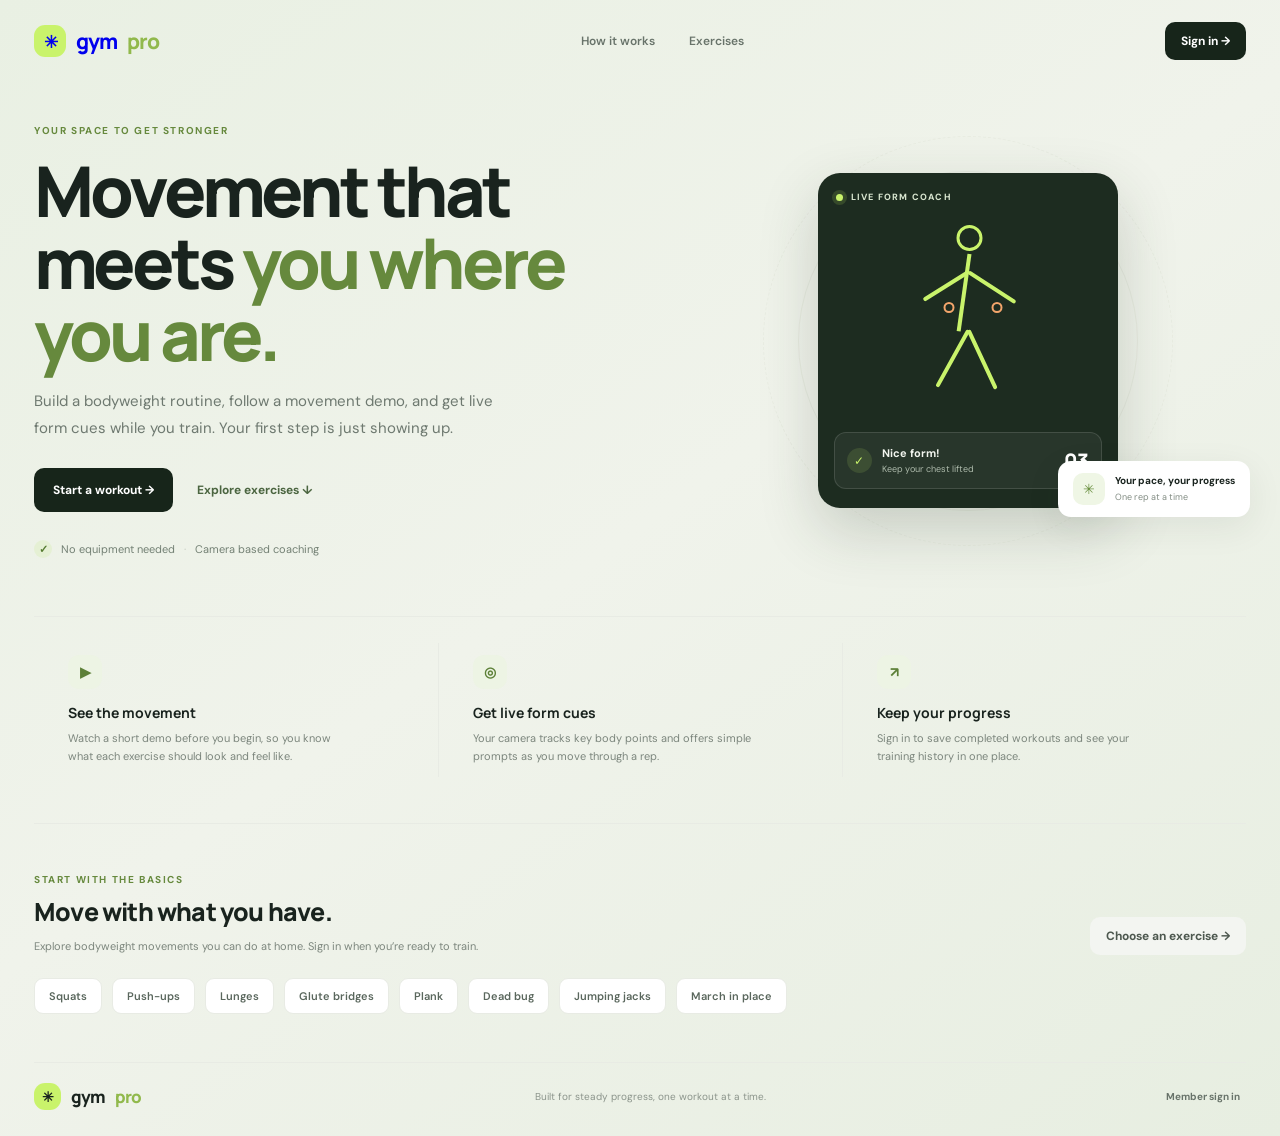
<file: index.html>
<!doctype html>
<html lang="en">
<head>
  <meta charset="UTF-8" />
  <meta name="viewport" content="width=device-width, initial-scale=1.0" />
  <meta name="theme-color" content="#f5f6f2" />
  <title>GymPro — Train with purpose</title>
  <link rel="preconnect" href="https://fonts.googleapis.com">
  <link rel="preconnect" href="https://fonts.gstatic.com" crossorigin>
  <link href="https://fonts.googleapis.com/css2?family=DM+Sans:wght@400;500;600;700&family=Manrope:wght@400;500;600;700;800&display=swap" rel="stylesheet">
  <link rel="stylesheet" href="./assets/css/styles.css" />
  <link rel="stylesheet" href="./assets/css/home.css" />
</head>
<body>
  <div id="app"></div>
  <div id="toast" role="status" aria-live="polite"></div>
  <script src="./assets/js/app.js"></script>
</body>
</html>
</file>
<file: assets/css/styles.css>
@import url('https://fonts.googleapis.com/css2?family=DM+Sans:wght@400;500;600;700&family=Manrope:wght@400;500;600;700;800&display=swap');
:root{--ink:#19231e;--muted:#78817b;--line:#e8ebe6;--paper:#fff;--canvas:#f5f6f2;--green:#c9f36b;--green-dark:#17251a;--mint:#e8f6d4;--orange:#f3a56b;--blue:#93c5fd;--shadow:0 10px 32px rgba(34,48,37,.05)}*{box-sizing:border-box}body{margin:0;background:var(--canvas);color:var(--ink);font-family:'DM Sans',sans-serif;font-size:14px}button,input,select,textarea{font:inherit}button{cursor:pointer}.app-shell{min-height:100vh;display:grid;grid-template-columns:248px minmax(0,1fr)}.sidebar{background:#fff;border-right:1px solid var(--line);padding:28px 18px;display:flex;flex-direction:column;position:sticky;top:0;height:100vh}.brand{display:flex;align-items:center;gap:10px;padding:0 11px 36px;font:800 21px Manrope,sans-serif;letter-spacing:-1px}.brand-mark{width:32px;height:32px;background:var(--green);border-radius:11px;display:grid;place-items:center;font-size:17px}.brand span:last-child{color:#91b94c}.side-label{padding:0 12px;margin:9px 0 10px;color:#a3aaa4;font-size:10px;font-weight:700;letter-spacing:1.3px;text-transform:uppercase}.nav{display:grid;gap:5px}.nav button{border:0;background:transparent;color:#707a73;text-align:left;padding:11px 12px;border-radius:10px;display:flex;align-items:center;gap:12px;font-weight:600;transition:.18s}.nav button:hover{background:#f5f7f2;color:var(--ink)}.nav button.active{background:#eef7df;color:#24351b}.nav-icon{width:19px;text-align:center;font-size:16px}.sidebar-bottom{margin-top:auto}.coach-card{background:#f5f8ef;border-radius:14px;padding:15px;margin:0 3px 16px}.coach-card strong{display:block;font:700 13px Manrope}.coach-card p{font-size:11px;line-height:1.55;color:var(--muted);margin:6px 0 12px}.main{min-width:0}.topbar{height:78px;display:flex;align-items:center;justify-content:space-between;padding:0 42px;border-bottom:1px solid var(--line);background:rgba(255,255,255,.72)}.crumb{color:var(--muted);font-size:12px}.topbar-right{display:flex;align-items:center;gap:18px}.icon-button{border:1px solid var(--line);background:#fff;width:38px;height:38px;border-radius:11px;color:#657066}.avatar{width:37px;height:37px;border-radius:50%;background:#dceac8;display:grid;place-items:center;font-weight:700;color:#496036}.user-mini{display:flex;align-items:center;gap:10px}.user-mini strong{display:block;font-size:12px}.user-mini span{display:block;color:var(--muted);font-size:10px;margin-top:2px}.content{max-width:1440px;margin:auto;padding:34px 42px 56px}.page-head{display:flex;align-items:flex-end;justify-content:space-between;margin-bottom:27px;gap:18px}.eyebrow{color:#8b9a82;font-size:10px;font-weight:700;text-transform:uppercase;letter-spacing:1.6px}.page-head h1{font:700 27px Manrope,sans-serif;letter-spacing:-1px;margin:7px 0 5px}.page-head p{margin:0;color:var(--muted);font-size:13px}.btn{border:0;border-radius:10px;padding:11px 16px;background:var(--green);color:#1d2a17;font-size:12px;font-weight:700;transition:.18s}.btn:hover{filter:brightness(.96);transform:translateY(-1px)}.btn-dark{background:var(--green-dark);color:#fff}.btn-light{background:#f3f5f1;color:#4d584f}.btn-small{padding:8px 11px;font-size:11px}.grid{display:grid;gap:17px}.stats-grid{grid-template-columns:repeat(4,minmax(0,1fr));margin-bottom:17px}.card{background:var(--paper);border:1px solid var(--line);border-radius:16px;padding:20px;box-shadow:var(--shadow)}.stat-card{min-height:128px}.stat-top{display:flex;justify-content:space-between;align-items:center;color:var(--muted);font-size:11px;font-weight:600}.stat-icon{width:32px;height:32px;display:grid;place-items:center;background:#f4f7ef;border-radius:10px;font-size:15px}.stat-value{font:700 27px Manrope;margin:13px 0 3px;letter-spacing:-1px}.stat-foot{font-size:10px;color:#8b948d}.positive{color:#6a9d3b;font-weight:700}.dash-grid{grid-template-columns:minmax(0,1.6fr) minmax(270px,.9fr)}.card-head{display:flex;justify-content:space-between;align-items:center;margin-bottom:18px}.card-head h2{font:700 14px Manrope;margin:0}.card-head p{font-size:11px;color:var(--muted);margin:5px 0 0}.chart-wrap{height:190px;position:relative}.chart{width:100%;height:100%;overflow:visible}.chart-grid{stroke:#edf0eb;stroke-width:1}.chart-line{fill:none;stroke:#8ebe4d;stroke-width:3;stroke-linecap:round;stroke-linejoin:round}.chart-fill{fill:url(#area)}.chart-label{fill:#a4aaa4;font:10px 'DM Sans'}.goal-card{background:#1d2b20;color:white;border:0;position:relative;overflow:hidden}.goal-card:after{content:'';position:absolute;width:190px;height:190px;border:1px solid rgba(201,243,107,.17);border-radius:50%;right:-74px;top:-68px;box-shadow:0 0 0 24px rgba(201,243,107,.04),0 0 0 50px rgba(201,243,107,.025)}.goal-card .eyebrow{color:#b5d487}.goal-card h2{font:700 17px Manrope;margin:12px 0 7px}.goal-card p{color:#bdc7bd;font-size:11px;line-height:1.6;margin:0 0 22px;max-width:220px}.progress-label{display:flex;justify-content:space-between;font-size:10px;color:#d5ded5;margin-bottom:8px}.progress{height:6px;border-radius:99px;background:#455044;overflow:hidden}.progress i{height:100%;width:68%;background:var(--green);display:block;border-radius:99px}.activity-list{display:grid}.activity-row{display:flex;align-items:center;gap:11px;padding:11px 0;border-bottom:1px solid #f0f1ee}.activity-row:last-child{border:0}.activity-dot{width:34px;height:34px;border-radius:11px;background:#f2f7e9;display:grid;place-items:center}.activity-main{flex:1}.activity-main strong{font-size:11px;display:block}.activity-main span{font-size:10px;color:var(--muted);display:block;margin-top:3px}.activity-value{font-size:11px;font-weight:700}.section-grid{grid-template-columns:repeat(2,minmax(0,1fr))}.table-wrap{overflow:auto}table{width:100%;border-collapse:collapse;min-width:560px}th{text-align:left;padding:10px 12px;color:#9aa19c;font-size:10px;font-weight:700;text-transform:uppercase;letter-spacing:.7px;border-bottom:1px solid var(--line)}td{padding:14px 12px;border-bottom:1px solid #f0f2ee;font-size:12px;color:#566158}td strong{color:var(--ink)}.badge{display:inline-flex;padding:5px 8px;background:#eef7e3;color:#658c3c;border-radius:99px;font-size:10px;font-weight:700}.badge.pending{background:#fff3e7;color:#bd7e3d}.badge.resolved{background:#edf2f6;color:#708497}.form-grid{display:grid;grid-template-columns:repeat(2,minmax(0,1fr));gap:14px}.field{display:grid;gap:7px}.field.full{grid-column:1/-1}.field label{font-size:11px;font-weight:700;color:#667168}.field input,.field select,.field textarea{width:100%;border:1px solid var(--line);background:#fff;border-radius:9px;padding:11px 12px;color:var(--ink);outline:none}.field textarea{min-height:110px;resize:vertical}.field input:focus,.field select:focus,.field textarea:focus{border-color:#a6cb70;box-shadow:0 0 0 3px #eef7df}.form-actions{display:flex;gap:9px;margin-top:18px}.split{display:grid;grid-template-columns:minmax(0,1fr) minmax(280px,.8fr);gap:17px}.bmi-result{text-align:center;padding:26px 12px}.bmi-number{font:800 50px Manrope;letter-spacing:-3px}.bmi-scale{height:9px;margin:19px 0 8px;border-radius:99px;background:linear-gradient(90deg,#9ecb64 0 36%,#c6e87c 36% 54%,#f4c468 54% 72%,#ea9475 72%);position:relative}.bmi-pointer{position:absolute;left:48%;top:-4px;width:17px;height:17px;background:#fff;border:4px solid #263528;border-radius:50%;box-shadow:0 1px 6px #aaa}.scale-labels{display:flex;justify-content:space-between;color:#9aa19c;font-size:9px}.empty{text-align:center;padding:40px 16px;color:var(--muted)}.empty b{display:block;color:var(--ink);font:700 13px Manrope;margin-bottom:6px}.profile-head{display:flex;align-items:center;gap:15px;margin-bottom:24px}.profile-avatar{width:62px;height:62px;border-radius:20px;background:#dceac8;display:grid;place-items:center;font:700 22px Manrope;color:#496036}.profile-head h2{font:700 17px Manrope;margin:0 0 4px}.profile-head p{color:var(--muted);font-size:11px;margin:0}.mobile-menu{display:none}.login-screen{min-height:100vh;display:grid;grid-template-columns:1.05fr .95fr;background:#fff}.login-art{background:#18261b;color:#fff;padding:54px 9%;display:flex;flex-direction:column;justify-content:space-between;position:relative;overflow:hidden}.login-art:before,.login-art:after{content:'';position:absolute;border-radius:50%;border:1px solid rgba(201,243,107,.15);width:480px;height:480px;right:-90px;top:20%;box-shadow:0 0 0 35px rgba(201,243,107,.025),0 0 0 75px rgba(201,243,107,.02)}.login-art:after{width:300px;height:300px;right:0;top:30%}.login-art h1{font:800 clamp(32px,5vw,60px) Manrope;letter-spacing:-3px;line-height:1.06;max-width:510px;position:relative;z-index:1}.login-art h1 span{color:var(--green)}.login-art p{color:#c1cbc1;line-height:1.7;max-width:390px;position:relative;z-index:1}.login-panel{display:grid;place-items:center;padding:40px}.login-box{width:min(100%,390px)}.login-box h2{font:700 25px Manrope;margin:0 0 8px}.login-box>p{color:var(--muted);font-size:12px;margin:0 0 26px}.auth-tabs{display:flex;background:#f4f6f2;padding:4px;border-radius:10px;margin-bottom:21px}.auth-tabs button{border:0;background:transparent;flex:1;padding:9px;border-radius:7px;color:#748076;font-size:11px;font-weight:700}.auth-tabs button.active{background:#fff;color:var(--ink);box-shadow:0 1px 5px #e5e8e2}.toast{position:fixed;bottom:22px;left:50%;transform:translate(-50%,18px);opacity:0;background:#1b2a1e;color:white;padding:12px 17px;border-radius:10px;font-size:12px;box-shadow:var(--shadow);transition:.22s;z-index:5;pointer-events:none}.toast.show{opacity:1;transform:translate(-50%,0)}.toast.error{background:#8f382c}.api-note{font-size:10px;color:#9aa19c;margin-top:13px}.mobile-nav{display:none}
@media(max-width:1050px){.app-shell{grid-template-columns:220px minmax(0,1fr)}.content{padding:28px 26px}.topbar{padding:0 26px}.stats-grid{grid-template-columns:repeat(2,minmax(0,1fr))}}
@media(max-width:760px){.app-shell{display:block}.sidebar{display:none}.topbar{height:64px;padding:0 17px}.mobile-menu{display:block}.topbar-right{gap:10px}.user-mini div:last-child{display:none}.content{padding:24px 16px 90px}.page-head{align-items:flex-start;flex-direction:column}.page-head h1{font-size:24px}.stats-grid{gap:10px}.card{padding:16px;border-radius:14px}.stat-card{min-height:113px}.stat-value{font-size:23px}.dash-grid,.section-grid,.split{grid-template-columns:1fr}.chart-wrap{height:165px}.mobile-nav{display:flex;position:fixed;z-index:4;bottom:0;left:0;right:0;background:#fff;border-top:1px solid var(--line);justify-content:space-around;padding:8px 4px calc(8px + env(safe-area-inset-bottom))}.mobile-nav button{border:0;background:transparent;color:#7b857d;display:grid;justify-items:center;gap:4px;font-size:9px}.mobile-nav button.active{color:#638b36}.mobile-nav span:first-child{font-size:17px}.login-screen{grid-template-columns:1fr}.login-art{display:none}.login-panel{min-height:100vh;padding:28px}.form-grid{grid-template-columns:1fr}.field.full{grid-column:auto}}
.admin-shell .sidebar{background:#17251a;border-right-color:#2a382c;color:#fff}.admin-shell .brand{color:#fff}.admin-shell .side-label,.admin-tag{color:#94a294}.admin-tag{font-size:10px;font-weight:700;letter-spacing:1.4px;padding:0 12px;margin:4px 0 13px}.admin-shell .nav button{color:#bdc8bd}.admin-shell .nav button:hover{background:#253529;color:#fff}.admin-shell .nav button.active{background:#c9f36b;color:#1d2a17}.admin-shell .coach-card{background:#243328}.admin-shell .coach-card strong{color:#fff}.admin-shell .coach-card p{color:#bdc8bd}.admin-role{background:#eff6e5;color:#678b3e;padding:7px 10px;border-radius:99px;font-size:10px;font-weight:700}.admin-shell .mobile-nav button.active{color:#628c35}
.app-shell:not(.admin-shell) .sidebar>.side-label:nth-of-type(3),.app-shell:not(.admin-shell) .sidebar>nav.nav:nth-of-type(2){display:none}
.admin-access-link{position:fixed;right:26px;bottom:20px;color:#637e48;text-decoration:none;font-size:11px;font-weight:700;padding:10px 13px;border:1px solid #e3eadb;background:#fff;border-radius:10px;box-shadow:var(--shadow)}.admin-access-link:hover{background:#f1f7e8}.admin-login .login-art{background:#17251a}.admin-login-label{font-size:10px;font-weight:800;letter-spacing:1.5px;color:#688d3f;margin-bottom:10px}.back-link{display:inline-block;color:#638b36;text-decoration:none;font-size:11px;font-weight:700;margin-top:22px}
.workout-picker{display:flex;align-items:center;justify-content:space-between;gap:24px;margin-bottom:16px;padding:21px 24px}.picker-copy h2,.tutorial-header h2{font:700 18px Manrope;letter-spacing:-.4px;margin:7px 0}.picker-copy p,.tutorial-header p{color:var(--muted);font-size:12px;margin:0;line-height:1.6}.workout-picker .field{width:min(100%,340px)}.workout-picker select{background:#fdfefb}.tutorial-card{padding:26px 28px}.tutorial-header{display:flex;align-items:flex-start;justify-content:space-between;gap:16px}.tutorial-tag{display:inline-block;color:#78984f;font-size:9px;font-weight:800;letter-spacing:1.25px}.tutorial-symbol{width:54px;height:54px;background:#f1f7e6;color:#668b3b;border-radius:17px;display:grid;place-items:center;font-size:26px}.tutorial-meta{display:flex;gap:34px;background:#f8f9f6;border-radius:11px;padding:13px 15px;margin:20px 0}.tutorial-meta span{font-size:11px;color:#58635a}.tutorial-meta b{display:block;color:#909a91;font-size:9px;text-transform:uppercase;letter-spacing:.7px;margin-bottom:5px}.tutorial-section-title{font:700 13px Manrope;margin:22px 0 12px}.tutorial-steps{list-style:none;margin:0;padding:0;display:grid;gap:10px;max-width:800px}.tutorial-steps li{display:flex;align-items:flex-start;gap:11px}.tutorial-steps li>span{flex:0 0 24px;width:24px;height:24px;border-radius:50%;background:#edf5e2;color:#63863d;display:grid;place-items:center;font-size:10px;font-weight:800}.tutorial-steps p{font-size:12px;line-height:1.6;color:#59645b;margin:2px 0 0}.form-cue{background:#fbf8ed;border-left:3px solid #d6bd72;padding:11px 14px;margin-top:18px;border-radius:0 9px 9px 0}.form-cue b{font-size:10px;color:#806e3f}.form-cue p{font-size:11px;line-height:1.55;color:#696453;margin:5px 0 0}.workout-empty{text-align:center;padding:26px 12px 22px}.workout-illustration{width:48px;height:48px;margin:0 auto 12px;border-radius:15px;background:#eff6e5;display:grid;place-items:center;font-size:23px;color:#71944a}.workout-empty h2{font:700 15px Manrope;margin:0 0 7px}.workout-empty p,.workout-total p{font-size:11px;line-height:1.6;color:var(--muted);max-width:410px;margin:0 auto}.workout-lower{margin-top:16px}.workout-total .progress-label{margin-top:21px;color:var(--muted)}
.workout-demo{border-top:1px solid var(--line);margin-top:26px;padding-top:22px}.demo-copy h3{font:700 16px Manrope;margin:7px 0}.demo-copy p,.coach-intro p{font-size:11px;color:var(--muted);margin:0;line-height:1.6}.demo-frame{position:relative;aspect-ratio:16/9;max-width:760px;margin-top:14px;overflow:hidden;border-radius:13px;background:#17251a}.demo-frame iframe{position:absolute;inset:0;width:100%;height:100%;border:0}.demo-search{display:inline-block;margin-top:14px;color:#58783a;font-size:12px;font-weight:700}.coach-intro{display:flex;justify-content:space-between;align-items:center;gap:18px;margin-top:21px;padding:16px;background:#f7f9f4;border-radius:12px}.coach-intro .btn{flex:none}.coach-panel{margin-top:14px;max-width:760px}.coach-video-wrap{position:relative;aspect-ratio:16/9;background:#111;border-radius:13px;overflow:hidden}.coach-video,.coach-canvas{position:absolute;inset:0;width:100%;height:100%;object-fit:cover;transform:scaleX(-1)}.coach-feedback{font-size:12px;font-weight:700;padding:13px 0;color:#47652e}.coach-note{font-size:10px;line-height:1.5;color:var(--muted)}
.login-screen{min-height:100vh;display:grid;grid-template-columns:1fr;place-items:center;padding:28px 18px;background:#eaf0e2}.login-art{display:none}.login-panel{width:100%;min-height:0;padding:0;background:transparent}.login-box{width:min(100%,430px);background:#fff;border:1px solid rgba(53,72,43,.08);border-radius:20px;padding:34px 36px;box-shadow:0 22px 70px rgba(37,55,31,.1)}.admin-login .login-art{display:none}.admin-login{background:#e7ece5}.admin-login .login-box{border-top:4px solid #243a28}
@media(max-width:760px){.workout-picker{align-items:stretch;flex-direction:column;gap:15px;padding:18px}.workout-picker .field{width:100%}.tutorial-card{padding:19px}.tutorial-meta{gap:18px;flex-wrap:wrap}.tutorial-card .form-actions{flex-wrap:wrap}.tutorial-card .form-actions .btn{flex:1}.workout-total p{margin-left:0}}
@media(max-width:760px){.login-screen{padding:18px 14px}.login-box{padding:28px 22px;border-radius:17px}.admin-access-link{right:50%;transform:translateX(50%);bottom:12px;white-space:nowrap}}
.coach-feedback.coach-alert{color:#a33d31;background:#fff1ee;border-left:3px solid #cf6658;padding:12px 14px;border-radius:0 9px 9px 0}
.coach-live-count{display:flex;align-items:baseline;gap:8px;padding:10px 0 2px}.coach-live-count strong{font:800 34px Manrope;letter-spacing:-1px;color:#263b23}.coach-live-count span{font-size:11px;font-weight:700;color:var(--muted);text-transform:uppercase;letter-spacing:1px}
.coach-workout-progress{margin-top:14px;padding:16px;background:#f7f9f4;border:1px solid var(--line);border-radius:13px}.coach-plan{display:flex;justify-content:space-between;gap:12px;align-items:center}.coach-plan span,.coach-progress-stats span{font-size:10px;color:var(--muted)}.coach-plan strong{font:700 12px Manrope}.coach-progress-stats{display:grid;grid-template-columns:repeat(3,minmax(0,1fr));gap:10px;margin-top:15px}.coach-progress-stats>div{padding:11px;background:#fff;border-radius:10px}.coach-progress-stats b{display:block;font:800 19px Manrope;margin-bottom:4px}.coach-progress-stats span{display:block}.coach-workout-progress>[data-action="coach-next-set"]{margin-top:8px}
</file>
<file: assets/css/home.css>
.public-home{min-height:100vh;background:#f8f9f5;color:#19231e;overflow:hidden}.public-nav{max-width:1280px;height:82px;padding:0 34px;margin:auto;display:flex;align-items:center;justify-content:space-between}.public-nav .brand,.public-footer .brand{padding:0;text-decoration:none}.public-nav nav{display:flex;gap:34px}.public-nav nav a,.public-footer button{color:#68736a;text-decoration:none;font-size:12px;font-weight:600}.public-nav nav a:hover,.public-footer button:hover{color:#24351b}.public-hero{max-width:1280px;min-height:510px;margin:auto;padding:42px 34px 58px;display:grid;grid-template-columns:1.06fr .94fr;align-items:center;gap:28px}.hero-copy{max-width:590px}.hero-copy .eyebrow,.public-section-heading .eyebrow{color:#66893d}.hero-copy h1{font:800 clamp(42px,5.5vw,70px)/1.03 Manrope,sans-serif;letter-spacing:-4px;margin:17px 0 18px}.hero-copy h1 span{color:#66893d}.hero-copy>p{max-width:490px;font-size:15px;line-height:1.75;color:#6e7970;margin:0}.hero-actions{display:flex;align-items:center;gap:24px;margin-top:27px}.hero-actions .btn{padding:14px 19px}.text-link{color:#4b6540;font-size:12px;font-weight:700;text-decoration:none}.hero-proof{display:flex;align-items:center;gap:9px;color:#738074;font-size:11px;margin-top:28px}.proof-dot{width:18px;height:18px;border-radius:50%;display:grid;place-items:center;background:#e5f0d4;color:#557b31;font-size:11px;font-weight:800}.proof-separator{color:#c1c9bd}.hero-visual{height:400px;position:relative;display:grid;place-items:center}.visual-orbit{position:absolute;border:1px solid #e6eadf;border-radius:50%;width:340px;height:340px}.orbit-two{width:410px;height:410px;border-style:dashed;opacity:.7}.visual-card{position:relative;width:min(300px,75%);height:335px;background:#1d2c20;border-radius:22px;box-shadow:0 22px 60px #27382733;overflow:hidden}.visual-top{position:absolute;top:18px;left:18px;right:18px;display:flex;align-items:center;gap:8px;color:#d8e5cf;font-size:9px;font-weight:800;letter-spacing:1.2px}.live-dot{width:7px;height:7px;background:#c9f36b;border-radius:50%;box-shadow:0 0 0 4px #c9f36b25}.pose-figure{position:absolute;width:145px;height:205px;left:50%;top:47px;transform:translateX(-50%)}.pose-head{position:absolute;left:61px;top:5px;width:26px;height:26px;border:3px solid #c9f36b;border-radius:50%}.pose-body{position:absolute;top:34px;left:72px;height:78px;border-left:4px solid #c9f36b;transform:rotate(8deg);transform-origin:top}.pose-arm,.pose-leg{position:absolute;height:4px;background:#c9f36b;border-radius:4px;transform-origin:left}.pose-arm-left{left:73px;top:50px;width:53px;transform:rotate(148deg)}.pose-arm-right{left:73px;top:50px;width:56px;transform:rotate(33deg)}.pose-leg-left{left:73px;top:108px;width:65px;transform:rotate(119deg)}.pose-leg-right{left:73px;top:108px;width:65px;transform:rotate(65deg)}.pose-joint{position:absolute;width:11px;height:11px;border:2px solid #f3a56b;border-radius:50%;background:#1d2c20}.joint-one{left:48px;top:82px}.joint-two{left:96px;top:82px}.visual-feedback{position:absolute;bottom:19px;left:16px;right:16px;padding:13px 12px;border:1px solid #ffffff20;border-radius:12px;background:#ffffff0d;display:flex;align-items:center;gap:10px;color:#c9f36b}.visual-feedback>span{width:25px;height:25px;border-radius:50%;display:grid;place-items:center;background:#c9f36b20;font-size:12px}.visual-feedback div{display:grid;gap:3px}.visual-feedback strong{font-size:11px;color:#f2f5ef}.visual-feedback small{font-size:9px;color:#aebbac}.visual-feedback>b{margin-left:auto;font:800 20px Manrope;color:white}.hero-badge{position:absolute;right:-4px;bottom:24px;background:#fff;padding:12px 15px;border-radius:13px;box-shadow:0 10px 35px #21332114;display:flex;align-items:center;gap:10px}.hero-badge>span{width:32px;height:32px;display:grid;place-items:center;background:#eff6e5;border-radius:10px;color:#688e3e}.hero-badge div{display:grid;gap:4px}.hero-badge strong{font-size:10px}.hero-badge small{font-size:9px;color:#838d84}.public-highlights{max-width:1212px;margin:0 auto;padding:26px 0 46px;display:grid;grid-template-columns:repeat(3,1fr);border-top:1px solid #e8ebe4;border-bottom:1px solid #e8ebe4}.public-highlights article{padding:12px 34px}.public-highlights article+article{border-left:1px solid #e8ebe4}.highlight-icon{width:34px;height:34px;display:grid;place-items:center;background:#edf4e4;border-radius:11px;color:#5d8038;font-weight:800}.public-highlights h3{font:700 14px Manrope;margin:14px 0 7px}.public-highlights p,.public-section-heading p{font-size:11px;line-height:1.65;color:#7c867d;margin:0;max-width:290px}.public-exercises{max-width:1212px;margin:auto;padding:49px 0 48px}.public-section-heading{display:flex;align-items:end;justify-content:space-between;gap:20px}.public-section-heading h2{font:800 25px Manrope;letter-spacing:-.8px;margin:8px 0}.public-section-heading p{max-width:none}.exercise-chips{display:flex;flex-wrap:wrap;gap:10px;margin-top:23px}.exercise-chips span{padding:10px 14px;border-radius:9px;background:#fff;border:1px solid #e8ebe4;color:#5a675d;font-size:11px;font-weight:600}.public-footer{max-width:1212px;margin:auto;padding:20px 0 26px;border-top:1px solid #e8ebe4;display:flex;align-items:center;justify-content:space-between;gap:16px}.public-footer .brand{font-size:17px}.public-footer .brand-mark{width:27px;height:27px;font-size:14px}.public-footer>span:nth-child(2){font-size:10px;color:#8b948b}.public-footer button,.auth-home-link{border:0;background:transparent;cursor:pointer}.public-footer button{font-size:10px;font-weight:700}.auth-home-link{display:block;color:#638b36;font-size:11px;font-weight:700;margin:0 0 19px;padding:0}.login-box .auth-home-link{display:block}
@media(max-width:850px){.public-nav,.public-hero{padding-left:24px;padding-right:24px}.public-hero{min-height:460px;grid-template-columns:1fr .8fr;gap:0}.hero-copy h1{font-size:clamp(40px,6vw,58px)}.hero-visual{transform:scale(.9)}.public-highlights,.public-exercises,.public-footer{margin-left:24px;margin-right:24px}.public-highlights article{padding-left:20px;padding-right:20px}}
@media(max-width:620px){.public-nav{height:68px;padding:0 17px}.public-nav nav{display:none}.public-nav .btn{padding:9px 12px}.public-hero{display:flex;flex-direction:column;align-items:stretch;padding:42px 20px 30px;gap:5px}.hero-copy h1{font-size:47px;letter-spacing:-2.8px}.hero-copy>p{font-size:13px}.hero-actions{gap:17px}.hero-proof{font-size:10px;margin-top:20px}.hero-visual{height:345px;transform:none}.visual-card{height:300px}.orbit-one{width:285px;height:285px}.orbit-two{width:340px;height:340px}.hero-badge{right:0;bottom:8px}.public-highlights{grid-template-columns:1fr;margin:0 20px;padding:10px 0}.public-highlights article{padding:17px 4px}.public-highlights article+article{border-left:0;border-top:1px solid #e8ebe4}.public-highlights h3{margin:10px 0 5px}.public-exercises{margin:0 20px;padding:34px 0}.public-section-heading{align-items:flex-start;flex-direction:column}.public-section-heading h2{font-size:23px}.exercise-chips{gap:8px}.exercise-chips span{padding:9px 11px}.public-footer{margin:0 20px;padding:16px 0;flex-wrap:wrap}.public-footer>span:nth-child(2){order:3;width:100%}.login-box .auth-home-link{margin-bottom:16px}}
.public-home{background:linear-gradient(145deg,#e9f0e3 0%,#f0f3eb 48%,#e7eee1 100%)}
</file>
